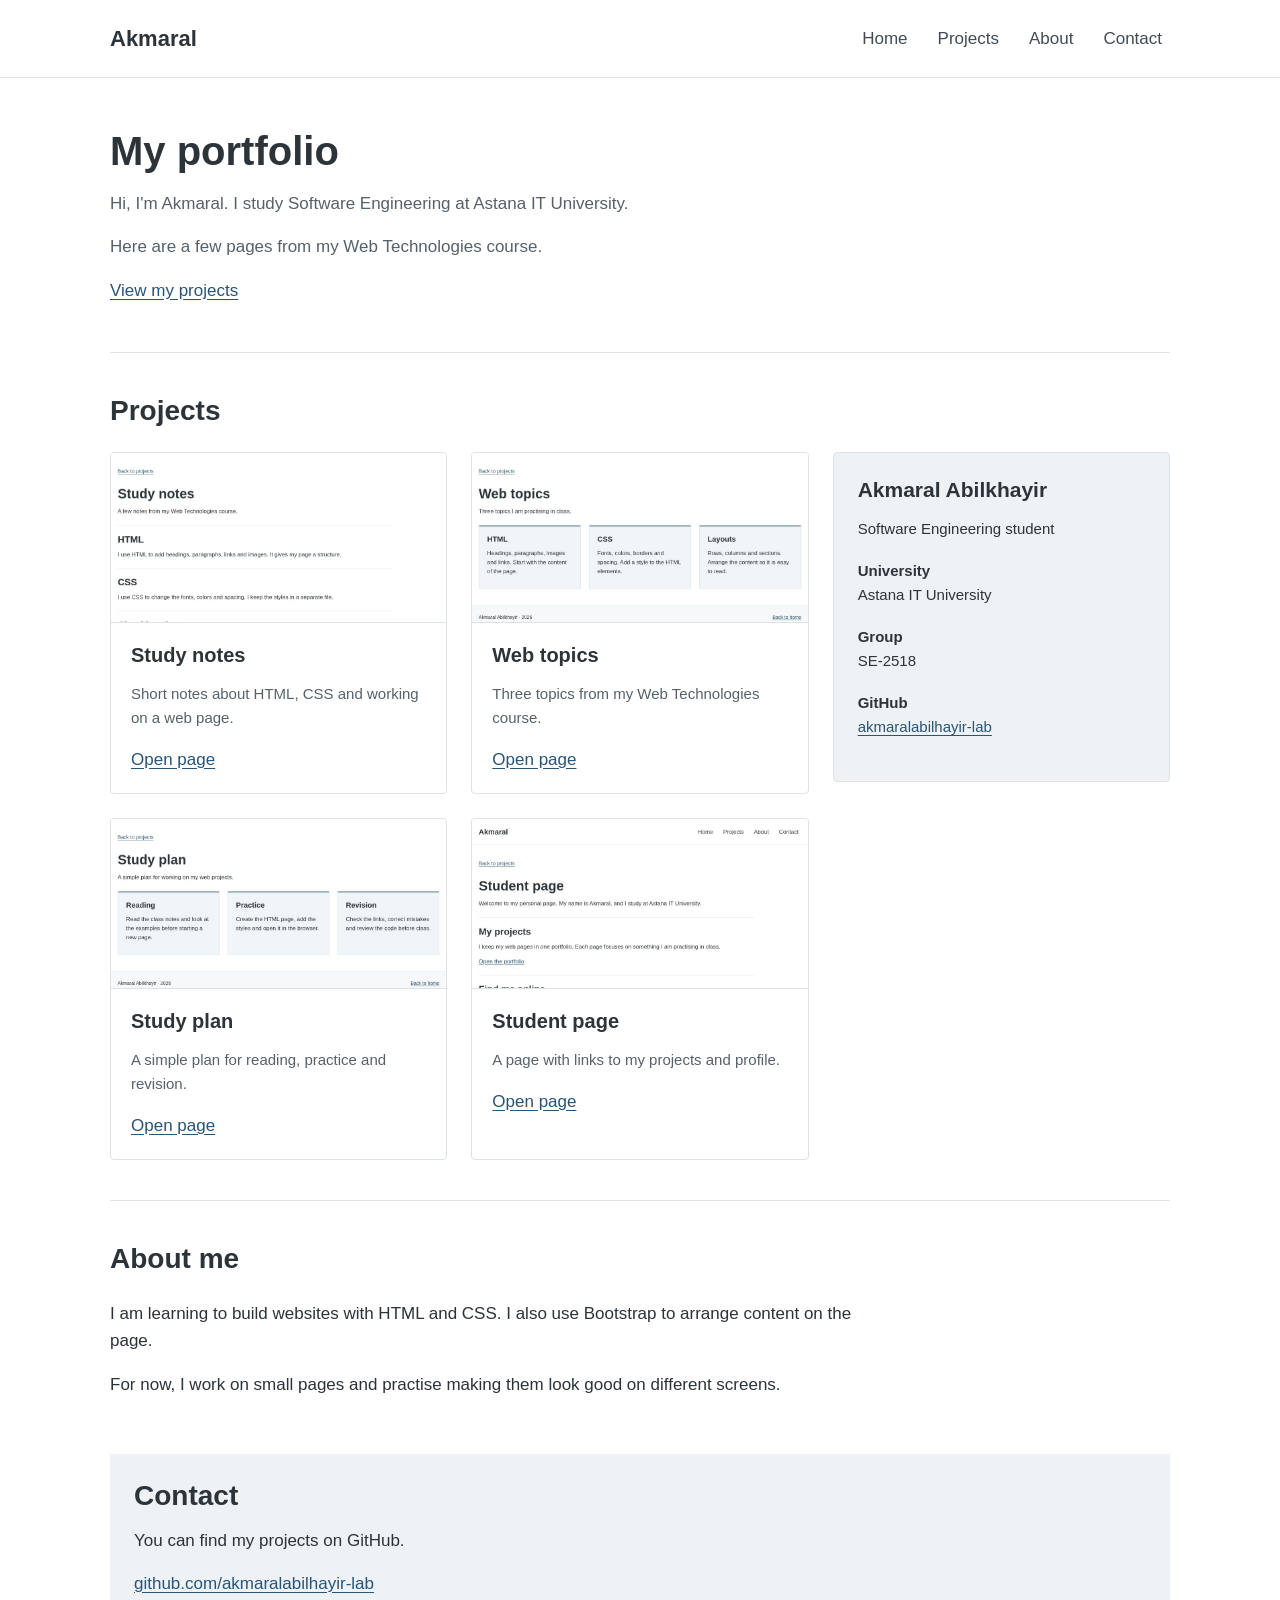
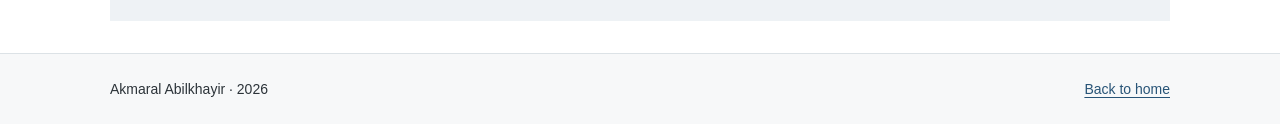
<file: index.html>
<!DOCTYPE html>
<html lang="en">
<head>
    <meta charset="UTF-8">
    <meta name="viewport" content="width=device-width, initial-scale=1.0">
    <title>My portfolio | Akmaral</title>
    <link rel="stylesheet" href="bootstrap/bootstrap.min.css">
    <link rel="stylesheet" href="style.css">
</head>
<body>
    <header class="site-header" id="home">
        <nav class="navbar navbar-expand-lg" aria-label="Main navigation">
            <div class="container">
                <a class="navbar-brand" href="#home">Akmaral</a>
                <button class="navbar-toggler" type="button" data-bs-toggle="collapse"
                        data-bs-target="#menu" aria-controls="menu"
                        aria-expanded="false" aria-label="Toggle menu">
                    <span class="navbar-toggler-icon"></span>
                </button>
                <div class="collapse navbar-collapse" id="menu">
                    <ul class="navbar-nav ms-auto">
                        <li class="nav-item"><a class="nav-link" href="#home">Home</a></li>
                        <li class="nav-item"><a class="nav-link" href="#projects">Projects</a></li>
                        <li class="nav-item"><a class="nav-link" href="#about">About</a></li>
                        <li class="nav-item"><a class="nav-link" href="#contact">Contact</a></li>
                    </ul>
                </div>
            </div>
        </nav>
    </header>
    <main class="container">
        <section class="intro">
            <h1>My portfolio</h1>
            <p>Hi, I'm Akmaral. I study Software Engineering at Astana IT University.</p>
            <p class="intro-detail">Here are a few pages from my Web Technologies course.</p>
            <a href="#projects">View my projects</a>
        </section>

        <section class="section" id="projects">
            <h2>Projects</h2>
            <div class="row g-4">
                <div class="col-12 col-lg-8">
                    <div class="row g-4">
                        <div class="col-12 col-md-6">
                            <article class="project-card">
                                <img src="images/notes.jpg" alt="Preview of the study notes page" width="760" height="430">
                                <div class="project-content">
                                    <h3>Study notes</h3>
                                    <p>Short notes about HTML, CSS and working on a web page.</p>
                                    <a href="task0.html">Open page</a>
                                </div>
                            </article>
                        </div>
                        <div class="col-12 col-md-6">
                            <article class="project-card">
                                <img src="images/topics.jpg" alt="Preview of the web topics page" width="760" height="430">
                                <div class="project-content">
                                    <h3>Web topics</h3>
                                    <p>Three topics from my Web Technologies course.</p>
                                    <a href="task1.html">Open page</a>
                                </div>
                            </article>
                        </div>
                        <div class="col-12 col-md-6">
                            <article class="project-card">
                                <img src="images/plan.jpg" alt="Preview of the study plan page" width="760" height="430">
                                <div class="project-content">
                                    <h3>Study plan</h3>
                                    <p>A simple plan for reading, practice and revision.</p>
                                    <a href="task2.html">Open page</a>
                                </div>
                            </article>
                        </div>
                        <div class="col-12 col-md-6">
                            <article class="project-card">
                                <img src="images/student.jpg" alt="Preview of the student page" width="760" height="430">
                                <div class="project-content">
                                    <h3>Student page</h3>
                                    <p>A page with links to my projects and profile.</p>
                                    <a href="task3.html">Open page</a>
                                </div>
                            </article>
                        </div>
                    </div>
                </div>
                <aside class="col-12 col-lg-4">
                    <div class="sidebar">
                        <h2>Akmaral Abilkhayir</h2>
                        <p>Software Engineering student</p>
                        <p><strong>University</strong><br>Astana IT University</p>
                        <p><strong>Group</strong><br>SE-2518</p>
                        <p><strong>GitHub</strong><br>
                            <a href="https://github.com/akmaralabilhayir-lab" target="_blank" rel="noopener noreferrer">akmaralabilhayir-lab</a>
                        </p>
                    </div>
                </aside>
            </div>
        </section>

        <section class="section about" id="about">
            <h2>About me</h2>
            <p>I am learning to build websites with HTML and CSS. I also use Bootstrap to arrange content on the page.</p>
            <p>For now, I work on small pages and practise making them look good on different screens.</p>
        </section>

        <section class="contact" id="contact">
            <h2>Contact</h2>
            <p>You can find my projects on GitHub.</p>
            <a href="https://github.com/akmaralabilhayir-lab" target="_blank" rel="noopener noreferrer">github.com/akmaralabilhayir-lab</a>
        </section>
    </main>
    <footer class="site-footer">
        <div class="page-width">
            <p>Akmaral Abilkhayir &middot; 2026</p>
            <a href="index.html#home">Back to home</a>
        </div>
    </footer>
    <script src="bootstrap/bootstrap.bundle.min.js"></script>
    <script>
        const menu = document.getElementById("menu");
        document.querySelectorAll("#menu a").forEach(function (link) {
            link.addEventListener("click", function () {
                if (menu.classList.contains("show")) {
                    bootstrap.Collapse.getOrCreateInstance(menu).hide();
                }
            });
        });
    </script>
</body>
</html>
</file>
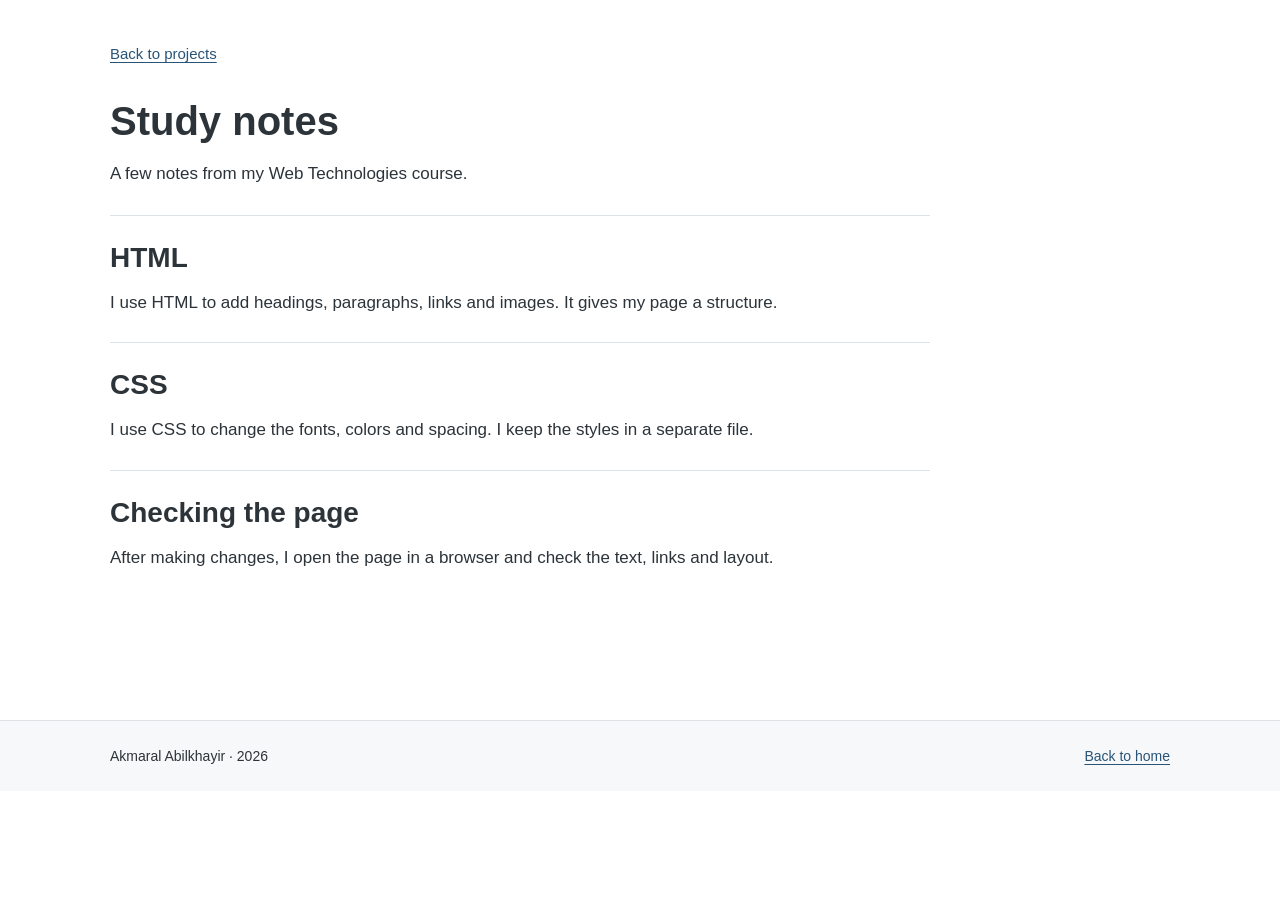
<file: task0.html>
<!DOCTYPE html>
<html lang="en">
<head>
    <meta charset="UTF-8">
    <meta name="viewport" content="width=device-width, initial-scale=1.0">
    <title>Study notes | Akmaral</title>
    <link rel="stylesheet" href="style.css">
</head>
<body>
    <main class="page-width content-page">
        <a class="back-link" href="index.html#projects">Back to projects</a>
        <div class="page-intro">
            <h1>Study notes</h1>
            <p>A few notes from my Web Technologies course.</p>
        </div>
        <section class="note">
            <h2>HTML</h2>
            <p>I use HTML to add headings, paragraphs, links and images. It gives my page a structure.</p>
        </section>
        <section class="note">
            <h2>CSS</h2>
            <p>I use CSS to change the fonts, colors and spacing. I keep the styles in a separate file.</p>
        </section>
        <section class="note">
            <h2>Checking the page</h2>
            <p>After making changes, I open the page in a browser and check the text, links and layout.</p>
        </section>
    </main>
    <footer class="site-footer">
        <div class="page-width">
            <p>Akmaral Abilkhayir &middot; 2026</p>
            <a href="index.html#home">Back to home</a>
        </div>
    </footer>
</body>
</html>
</file>
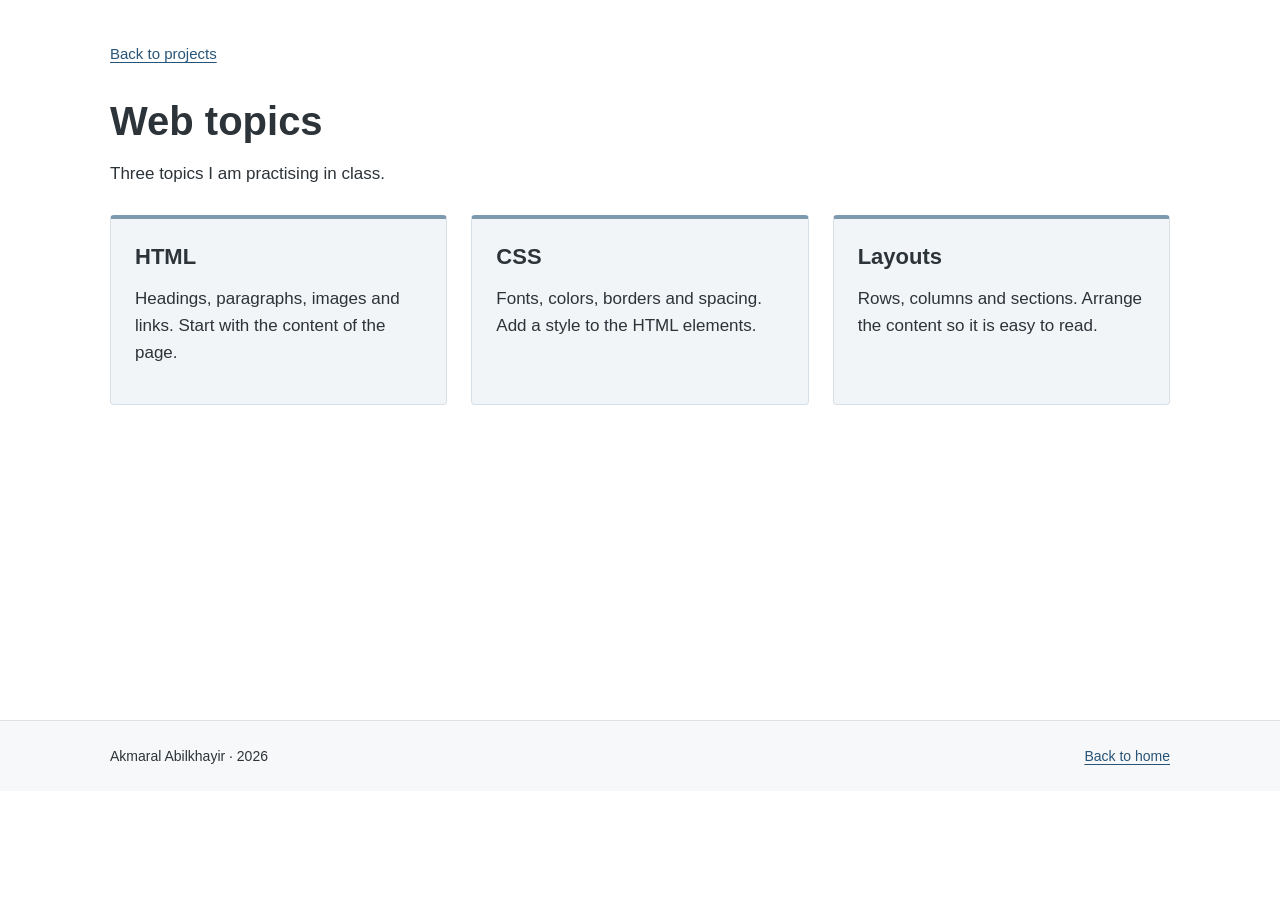
<file: task1.html>
<!DOCTYPE html>
<html lang="en">
<head>
    <meta charset="UTF-8">
    <meta name="viewport" content="width=device-width, initial-scale=1.0">
    <title>Web topics | Akmaral</title>
    <link rel="stylesheet" href="style.css">
</head>
<body>
    <main class="page-width content-page">
        <a class="back-link" href="index.html#projects">Back to projects</a>
        <div class="page-intro">
            <h1>Web topics</h1>
            <p>Three topics I am practising in class.</p>
        </div>
        <div class="boxes">
            <section class="box">
                <h2>HTML</h2>
                <p>Headings, paragraphs, images and links. Start with the content of the page.</p>
            </section>
            <section class="box">
                <h2>CSS</h2>
                <p>Fonts, colors, borders and spacing. Add a style to the HTML elements.</p>
            </section>
            <section class="box">
                <h2>Layouts</h2>
                <p>Rows, columns and sections. Arrange the content so it is easy to read.</p>
            </section>
        </div>
    </main>
    <footer class="site-footer">
        <div class="page-width">
            <p>Akmaral Abilkhayir &middot; 2026</p>
            <a href="index.html#home">Back to home</a>
        </div>
    </footer>
</body>
</html>
</file>
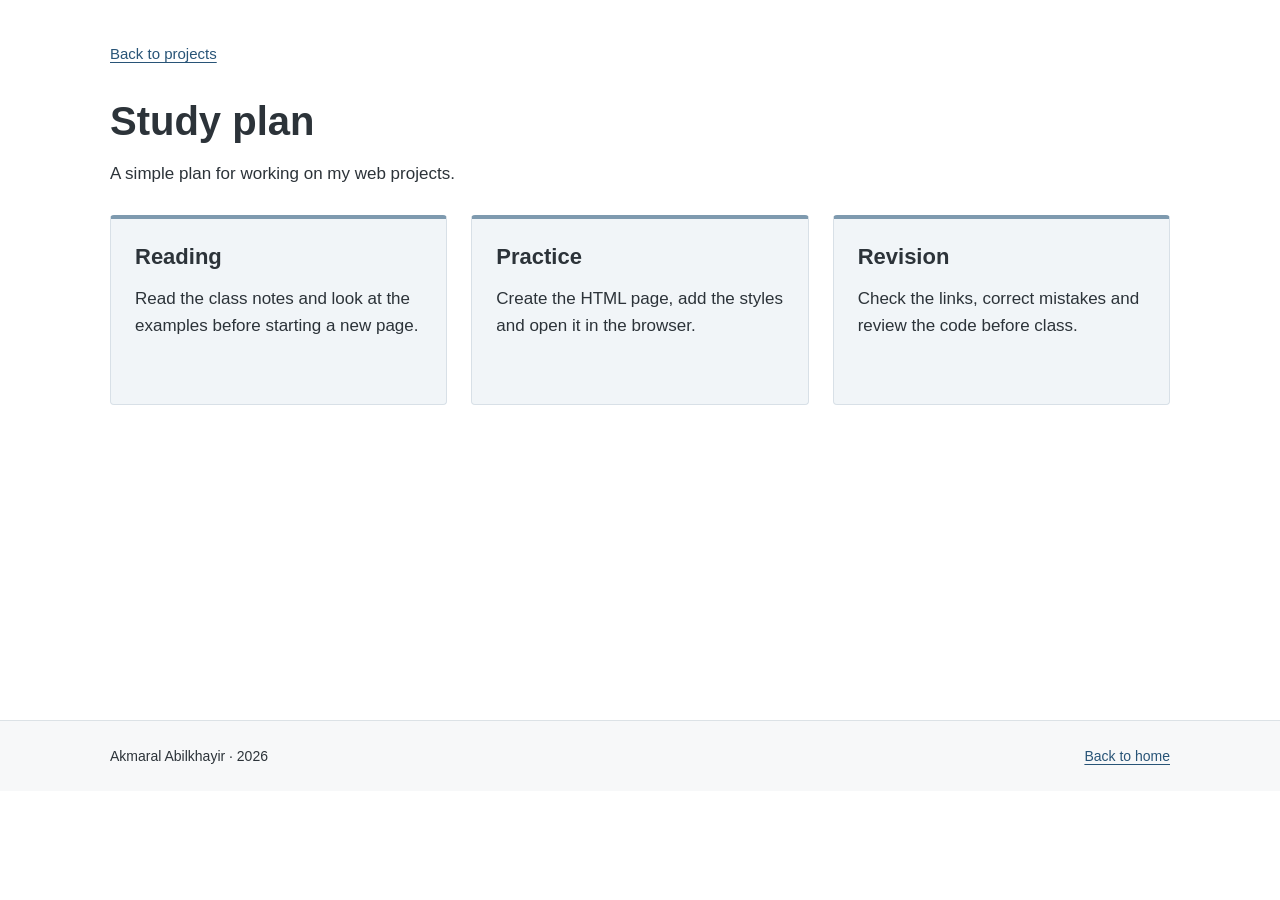
<file: task2.html>
<!DOCTYPE html>
<html lang="en">
<head>
    <meta charset="UTF-8">
    <meta name="viewport" content="width=device-width, initial-scale=1.0">
    <title>Study plan | Akmaral</title>
    <link rel="stylesheet" href="bootstrap/bootstrap.min.css">
    <link rel="stylesheet" href="style.css">
</head>
<body>
    <main class="container content-page">
        <a class="back-link" href="index.html#projects">Back to projects</a>
        <div class="page-intro">
            <h1>Study plan</h1>
            <p>A simple plan for working on my web projects.</p>
        </div>
        <div class="row g-4">
            <div class="col-12 col-md-6 col-lg-4">
                <section class="box">
                    <h2>Reading</h2>
                    <p>Read the class notes and look at the examples before starting a new page.</p>
                </section>
            </div>
            <div class="col-12 col-md-6 col-lg-4">
                <section class="box">
                    <h2>Practice</h2>
                    <p>Create the HTML page, add the styles and open it in the browser.</p>
                </section>
            </div>
            <div class="col-12 col-md-6 col-lg-4">
                <section class="box">
                    <h2>Revision</h2>
                    <p>Check the links, correct mistakes and review the code before class.</p>
                </section>
            </div>
        </div>
    </main>
    <footer class="site-footer">
        <div class="page-width">
            <p>Akmaral Abilkhayir &middot; 2026</p>
            <a href="index.html#home">Back to home</a>
        </div>
    </footer>
</body>
</html>
</file>
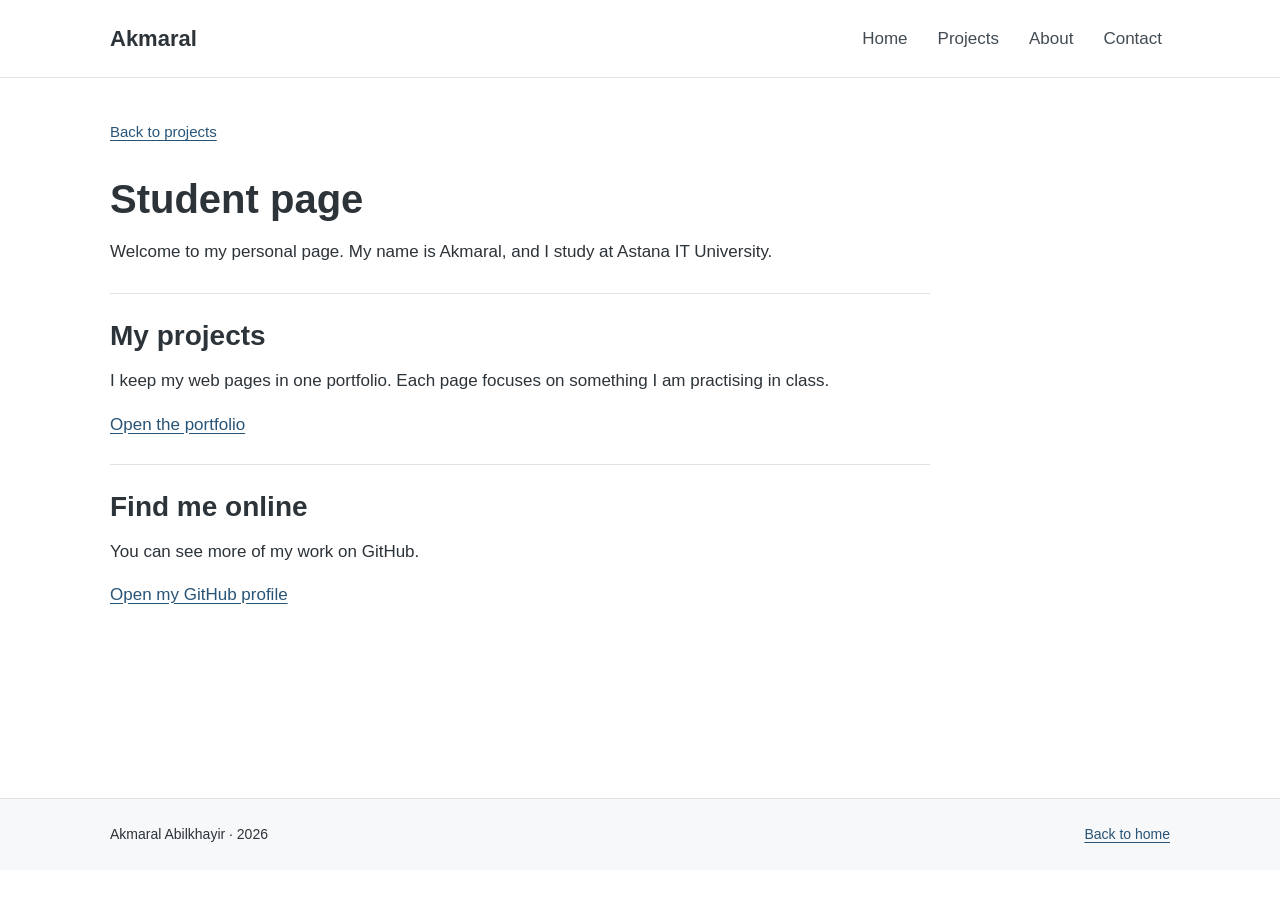
<file: task3.html>
<!DOCTYPE html>
<html lang="en">
<head>
    <meta charset="UTF-8">
    <meta name="viewport" content="width=device-width, initial-scale=1.0">
    <title>Student page | Akmaral</title>
    <link rel="stylesheet" href="bootstrap/bootstrap.min.css">
    <link rel="stylesheet" href="style.css">
</head>
<body>
    <header class="site-header" id="home">
        <nav class="navbar navbar-expand-lg" aria-label="Main navigation">
            <div class="container">
                <a class="navbar-brand" href="index.html#home">Akmaral</a>
                <button class="navbar-toggler" type="button" data-bs-toggle="collapse"
                        data-bs-target="#menu" aria-controls="menu"
                        aria-expanded="false" aria-label="Toggle menu">
                    <span class="navbar-toggler-icon"></span>
                </button>
                <div class="collapse navbar-collapse" id="menu">
                    <ul class="navbar-nav ms-auto">
                        <li class="nav-item"><a class="nav-link" href="index.html#home">Home</a></li>
                        <li class="nav-item"><a class="nav-link" href="index.html#projects">Projects</a></li>
                        <li class="nav-item"><a class="nav-link" href="index.html#about">About</a></li>
                        <li class="nav-item"><a class="nav-link" href="index.html#contact">Contact</a></li>
                    </ul>
                </div>
            </div>
        </nav>
    </header>
    <main class="container content-page">
        <a class="back-link" href="index.html#projects">Back to projects</a>
        <div class="page-intro">
            <h1>Student page</h1>
            <p>Welcome to my personal page. My name is Akmaral, and I study at Astana IT University.</p>
        </div>
        <section class="note">
            <h2>My projects</h2>
            <p>I keep my web pages in one portfolio. Each page focuses on something I am practising in class.</p>
            <a href="index.html#projects">Open the portfolio</a>
        </section>
        <section class="note">
            <h2>Find me online</h2>
            <p>You can see more of my work on GitHub.</p>
            <a href="https://github.com/akmaralabilhayir-lab" target="_blank" rel="noopener noreferrer">Open my GitHub profile</a>
        </section>
    </main>
    <footer class="site-footer">
        <div class="page-width">
            <p>Akmaral Abilkhayir &middot; 2026</p>
            <a href="index.html#home">Back to home</a>
        </div>
    </footer>
    <script src="bootstrap/bootstrap.bundle.min.js"></script>
</body>
</html>
</file>
<file: style.css>
* {
    box-sizing: border-box;
}

body {
    margin: 0;
    background-color: #ffffff;
    color: #2c3339;
    font-family: Arial, sans-serif;
    font-size: 15px;
    line-height: 1.6;
}

h1, h2, h3 {
    margin: 0 0 14px;
    line-height: 1.25;
    font-weight: 600;
}

h1 {
    font-size: 28px;
}

h2 {
    font-size: 23px;
}

h3 {
    font-size: 19px;
}

p {
    margin: 0 0 16px;
}

a {
    color: #285477;
    text-underline-offset: 3px;
}

a:hover {
    color: #16354e;
}

section[id] {
    scroll-margin-top: 20px;
}

.container, .page-width {
    width: 100%;
    max-width: 1100px;
    margin: 0 auto;
    padding-left: 20px;
    padding-right: 20px;
}

.site-header {
    border-bottom: 1px solid #dce2e6;
    background-color: #ffffff;
}

.navbar {
    padding: 16px 0;
}

.navbar-brand {
    font-size: 22px;
    font-weight: bold;
    color: #2c3339;
}

.navbar .nav-link {
    margin-left: 14px;
    color: #424b53;
}

.navbar .nav-link:hover {
    color: #285477;
    text-decoration: underline;
}

.navbar-collapse {
    position: absolute;
    top: 100%;
    left: 0;
    right: 0;
    z-index: 10;
    padding: 10px 20px;
    background-color: #ffffff;
    border-bottom: 1px solid #dce2e6;
}

.intro {
    padding: 32px 0;
    border-bottom: 1px solid #dce2e6;
}

.intro p {
    max-width: 660px;
    color: #56616a;
}

.intro-detail {
    display: none;
}

.section {
    padding: 28px 0;
}

.section > h2 {
    margin-bottom: 24px;
}

.project-card {
    height: 100%;
    border: 1px solid #dce2e6;
    border-radius: 4px;
    background-color: #ffffff;
    overflow: hidden;
}

.project-card img {
    display: block;
    width: 100%;
    height: 170px;
    object-fit: cover;
    object-position: top;
    border-bottom: 1px solid #dce2e6;
}

.project-content {
    padding: 20px;
}

.project-content p {
    color: #56616a;
    font-size: 15px;
}

.project-card h3 {
    font-size: 20px;
}

.sidebar {
    padding: 24px;
    background-color: #eef2f5;
    border: 1px solid #dce2e6;
    border-radius: 4px;
}

.sidebar h2 {
    font-size: 21px;
}

.sidebar p {
    margin-bottom: 18px;
    font-size: 15px;
}

.sidebar a, .contact a {
    overflow-wrap: anywhere;
}

.about {
    border-top: 1px solid #dce2e6;
}

.about p {
    max-width: 780px;
}

.contact {
    padding: 24px;
    margin-bottom: 32px;
    background-color: #eef2f5;
}

.site-footer {
    padding: 24px 0;
    border-top: 1px solid #dce2e6;
    background-color: #f7f8f9;
    font-size: 14px;
}

.site-footer .page-width {
    display: flex;
    flex-wrap: wrap;
    justify-content: space-between;
    gap: 10px;
}

.site-footer p {
    margin: 0;
}

.content-page {
    min-height: 80vh;
    padding-top: 28px;
    padding-bottom: 40px;
}

.back-link {
    display: inline-block;
    margin-bottom: 30px;
    font-size: 15px;
}

.page-intro {
    max-width: 720px;
    margin-bottom: 28px;
}

.note {
    margin-top: 26px;
    max-width: 820px;
    border-top: 1px solid #dce2e6;
    padding-top: 24px;
}

.note p:last-child {
    margin-bottom: 0;
}

.boxes {
    display: grid;
    grid-template-columns: 1fr;
    gap: 24px;
}

.box {
    height: 100%;
    min-height: 190px;
    padding: 24px;
    border: 1px solid #d8e0e7;
    border-top: 4px solid #7e9aaf;
    border-radius: 4px;
    background-color: #f1f5f8;
}

.box h2 {
    font-size: 22px;
}

.box p {
    margin: 0;
}

@media (min-width: 768px) {
    body {
        font-size: 16px;
    }

    h1 {
        font-size: 34px;
    }

    h2 {
        font-size: 26px;
    }

    .intro {
        padding: 40px 0;
    }

    .intro-detail {
        display: block;
    }

    .section {
        padding: 36px 0;
    }

    .content-page {
        padding-top: 36px;
    }

    .boxes {
        grid-template-columns: 1fr 1fr;
    }
}

@media (min-width: 992px) {
    .navbar-collapse {
        position: static;
        padding: 0;
        border-bottom: 0;
    }

    body {
        font-size: 17px;
    }

    h1 {
        font-size: 40px;
    }

    h2 {
        font-size: 28px;
    }

    .intro {
        padding: 48px 0;
    }

    .section {
        padding: 40px 0;
    }

    .content-page {
        padding-top: 40px;
    }

    .boxes {
        grid-template-columns: 1fr 1fr 1fr;
    }
}
</file>
